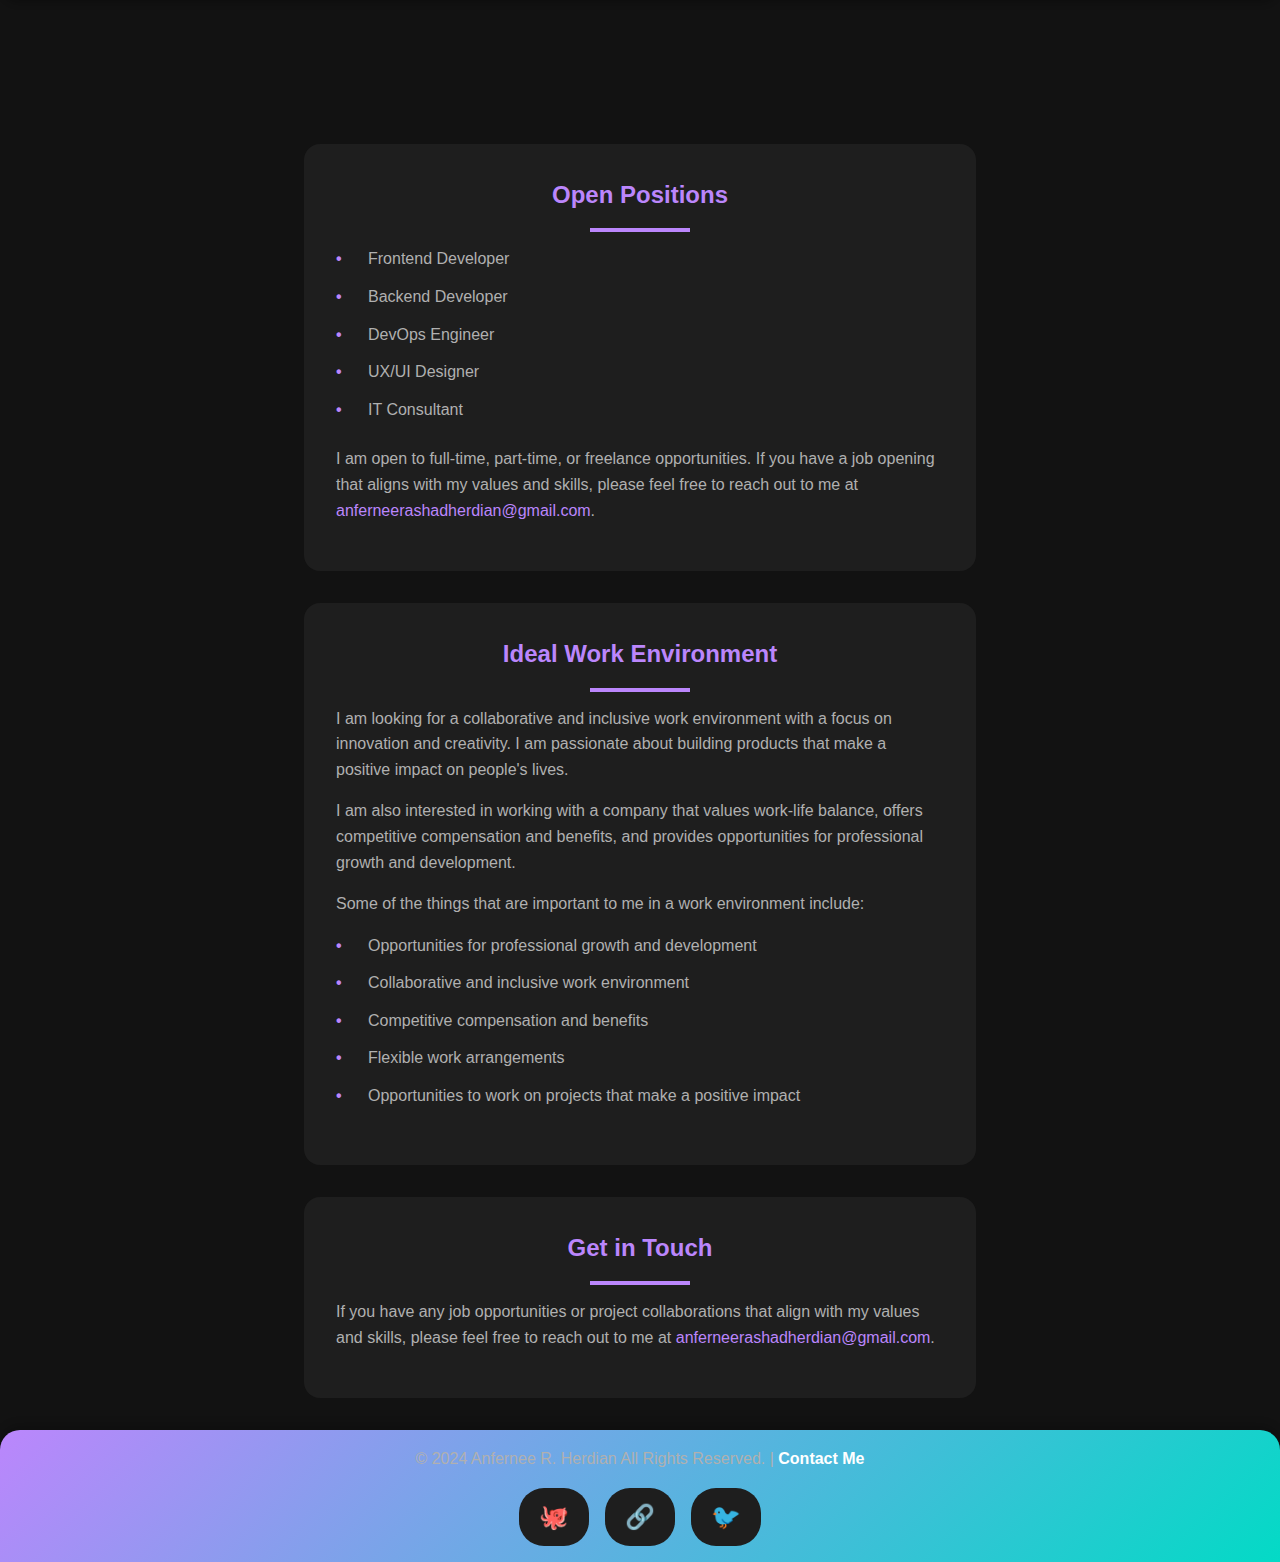
<file: careers.html>
<!DOCTYPE html>
<html lang="en">
	<head>
		<meta charset="UTF-8" />
		<meta name="viewport" content="width=device-width, initial-scale=1.0" />
		<title>Career Opportunities | Anfernee R. Herdian</title>
		<link rel="stylesheet" href="styles.css" />
	</head>
	<body>
		<header>
			<div class="hamburger-menu">
				<input type="checkbox" id="menu-toggle" class="menu-toggle" />
				<label for="menu-toggle" class="menu-icon">
					<span></span>
					<span></span>
					<span></span>
				</label>
			</div>
			<ul id="navLinks" class="nav-links">
				<li><a href="index.html#home" class="nav-link">Home</a></li>
				<li><a href="terms.html" class="nav-link">Terms</a></li>
				<li><a href="careers.html" class="nav-link">Careers</a></li>
			</ul>

			<div class="theme-toggle">
				<button aria-label="Toggle Theme" class="theme-icon">
					<span class="moon-icon">🌙</span>
					<span class="sun-icon">☀️</span>
				</button>
			</div>

			<!-- Search Bar -->
			<div class="search-container">
				<input type="text" class="search-bar" placeholder="Search..." />
				<button class="search-btn">🔍</button>
			</div>
		</header>

		<main class="grid-container">
			<section class="grid-item">
				<h2>Open Positions</h2>
				<ul>
					<li>Frontend Developer</li>
					<li>Backend Developer</li>
					<li>DevOps Engineer</li>
					<li>UX/UI Designer</li>
					<li>IT Consultant</li>
				</ul>
				<p>
					I am open to full-time, part-time, or freelance opportunities. If you
					have a job opening that aligns with my values and skills, please feel
					free to reach out to me at
					<a href="mailto:anferneerashadherdian@gmail.com">anferneerashadherdian@gmail.com</a>.
				</p>
			</section>

			<section class="grid-item">
				<h2>Ideal Work Environment</h2>
				<p>
					I am looking for a collaborative and inclusive work environment with a
					focus on innovation and creativity. I am passionate about building
					products that make a positive impact on people's lives.
				</p>
				<p>
					I am also interested in working with a company that values work-life
					balance, offers competitive compensation and benefits, and provides
					opportunities for professional growth and development.
				</p>
				<p>
					Some of the things that are important to me in a work environment
					include:
				</p>
				<ul>
					<li>Opportunities for professional growth and development</li>
					<li>Collaborative and inclusive work environment</li>
					<li>Competitive compensation and benefits</li>
					<li>Flexible work arrangements</li>
					<li>Opportunities to work on projects that make a positive impact</li>
				</ul>
			</section>

			<section class="grid-item">
				<h2>Get in Touch</h2>
				<p>
					If you have any job opportunities or project collaborations that align
					with my values and skills, please feel free to reach out to me at
					<a href="mailto:anferneerashadherdian@gmail.com">anferneerashadherdian@gmail.com</a>.
				</p>
			</section>
		</main>
		<footer>
			<p>
				© 2024 Anfernee R. Herdian All Rights Reserved. |
				<a href="#contact">Contact Me</a>
			</p>
			<div class="social-links">
				<a href="https://github.com" target="_blank" class="social-icon">🐙</a>
				<a href="https://linkedin.com" target="_blank" class="social-icon"
					>🔗</a
				>
				<a href="https://twitter.com" target="_blank" class="social-icon">🐦</a>
			</div>
		</footer>
		<script src="script.js"></script>
	</body>
</html>
</file>
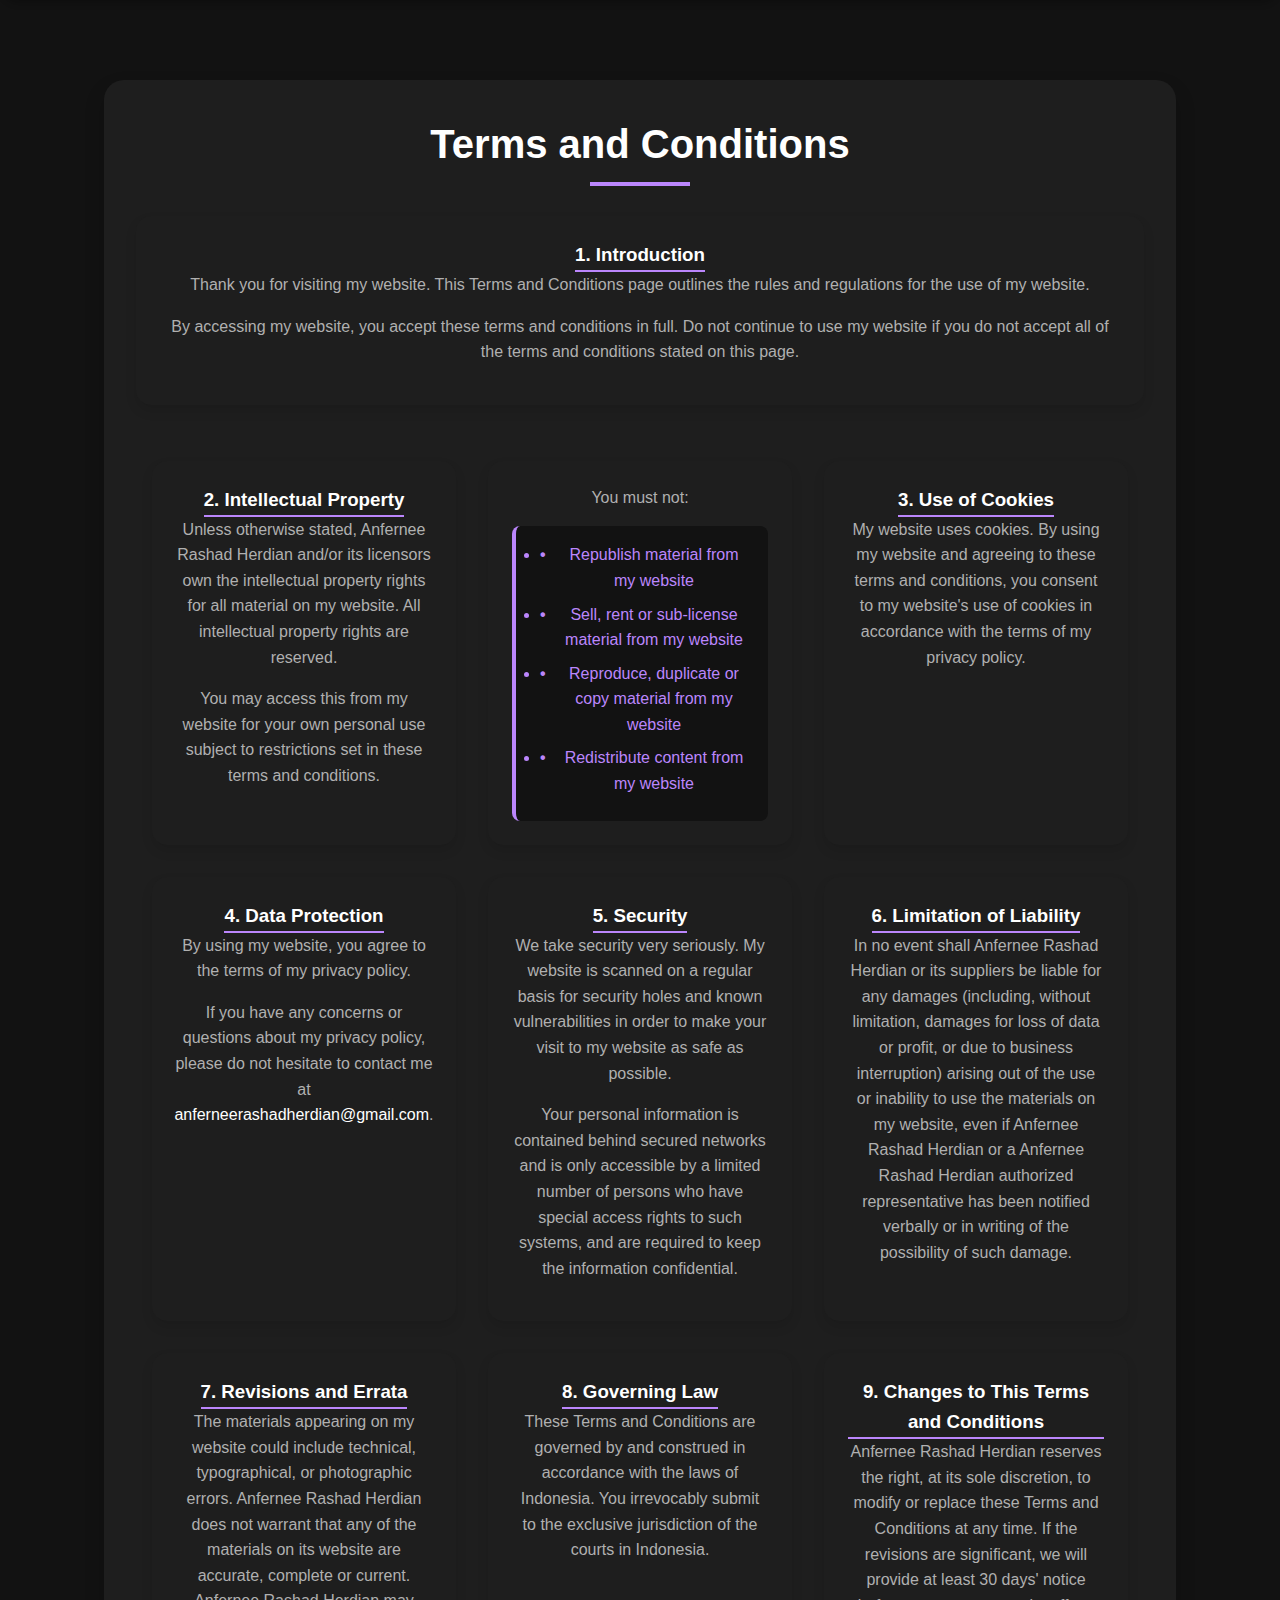
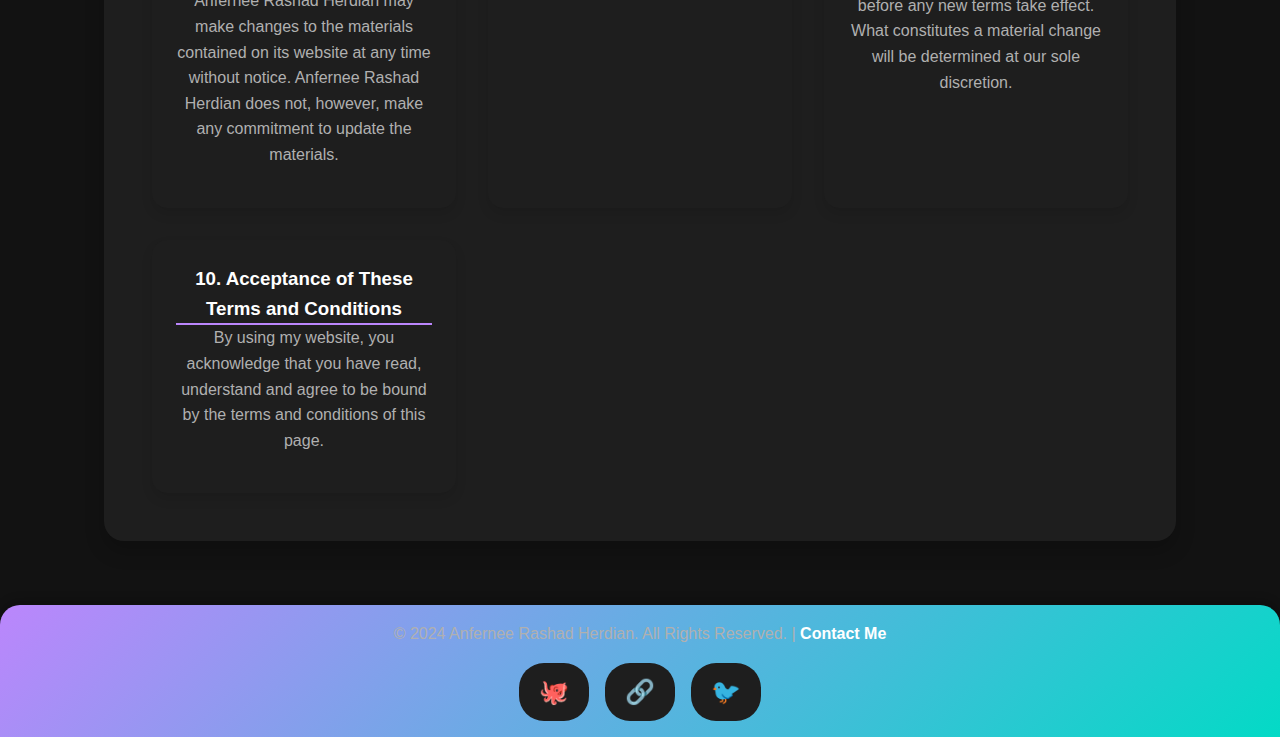
<file: terms.html>
<!DOCTYPE html>
<html lang="en">
	<head>
		<meta charset="UTF-8" />
		<meta name="viewport" content="width=device-width, initial-scale=1.0" />
		<title>My Portfolio</title>
		<link rel="stylesheet" href="styles.css" />
		<style>
			.term-card {
				background-color: var(--bg-secondary);
				border-radius: 15px;
				padding: 1.5rem;
				box-shadow: 0 6px 12px rgba(0, 0, 0, 0.1);
				transition: all 0.3s ease;
				display: flex;
				flex-direction: column;
				align-items: center;
				text-align: center;
				position: relative;
				overflow: hidden;
			}

			.term-card:hover {
				transform: translateY(-10px);
				box-shadow: 0 12px 24px rgba(0, 0, 0, 0.15);
				outline: 2px solid var(--accent-color);
			}

			.terms-grid {
				display: grid;
				grid-template-columns: repeat(auto-fit, minmax(300px, 1fr));
				gap: 2rem;
				margin-top: 2.5rem;
				padding: 1rem;
			}

			h3 {
				border-bottom: 2px solid var(--accent-color);
			}
		</style>
	</head>
	<body>
		<div id="app">
			<header>
				<div class="hamburger-menu">
					<input type="checkbox" id="menu-toggle" class="menu-toggle" />
					<label for="menu-toggle" class="menu-icon">
						<span></span>
						<span></span>
						<span></span>
					</label>
				</div>
				<ul id="navLinks" class="nav-links">
					<li><a href="index.html#home" class="nav-link">Home</a></li>
					<li><a href="terms.html" class="nav-link">Terms</a></li>
					<li><a href="careers.html" class="nav-link">Careers</a></li>
				</ul>

				<div class="theme-toggle">
					<button aria-label="Toggle Theme" class="theme-icon" id="theme-toggle">
						<span class="moon-icon">🌙</span>
						<span class="sun-icon">☀️</span>
					</button>
				</div>

				<!-- Search Bar -->
				<div class="search-container">
					<input type="text" class="search-bar" placeholder="Search..." />
					<button class="search-btn">🔍</button>
				</div>
			</header>

			<main>
				<section id="terms" class="section">
					<h2 class="highlight">Terms and Conditions</h2>
					<div class="term-card">
						<h3>1. Introduction</h3>
						<p>
							Thank you for visiting my website. This Terms and Conditions page
							outlines the rules and regulations for the use of my website.
						</p>
						<p>
							By accessing my website, you accept these terms and conditions in
							full. Do not continue to use my website if you do not accept all
							of the terms and conditions stated on this page.
						</p>
					</div>
					<div class="terms-grid">
						<div class="term-card">
							<h3>2. Intellectual Property</h3>
							<p>
								Unless otherwise stated, Anfernee Rashad Herdian and/or its licensors own the
								intellectual property rights for all material on my website. All
								intellectual property rights are reserved.
							</p>
							<p>
								You may access this from my website for your own personal use
								subject to restrictions set in these terms and conditions.
							</p>
						</div>
						<div class="term-card">
							<p>You must not:</p>
							<ul>
								<li>Republish material from my website</li>
								<li>Sell, rent or sub-license material from my website</li>
								<li>Reproduce, duplicate or copy material from my website</li>
								<li>Redistribute content from my website</li>
							</ul>
						</div>
						<div class="term-card">
							<h3>3. Use of Cookies</h3>
							<p>
								My website uses cookies. By using my website and agreeing to
								these terms and conditions, you consent to my website's use of
								cookies in accordance with the terms of my privacy policy.
							</p>
						</div>
						<div class="term-card">
							<h3>4. Data Protection</h3>
							<p>
								By using my website, you agree to the terms of my privacy
								policy.
							</p>
							<p>
								If you have any concerns or questions about my privacy policy,
								please do not hesitate to contact me at
								<a href="mailto:anferneerashadherdian@gmail.com">anferneerashadherdian@gmail.com</a>.
							</p>
						</div>
						<div class="term-card">
							<h3>5. Security</h3>
							<p>
								We take security very seriously. My website is scanned on a
								regular basis for security holes and known vulnerabilities in
								order to make your visit to my website as safe as possible.
							</p>
							<p>
								Your personal information is contained behind secured networks
								and is only accessible by a limited number of persons who have
								special access rights to such systems, and are required to keep
								the information confidential.
							</p>
						</div>
						<div class="term-card">
							<h3>6. Limitation of Liability</h3>
							<p>
								In no event shall Anfernee Rashad Herdian or its suppliers be liable for any
								damages (including, without limitation, damages for loss of data
								or profit, or due to business interruption) arising out of the
								use or inability to use the materials on my website, even if
								Anfernee Rashad Herdian or a Anfernee Rashad Herdian authorized representative has been
								notified verbally or in writing of the possibility of such
								damage.
							</p>
						</div>
						<div class="term-card">
							<h3>7. Revisions and Errata</h3>
							<p>
								The materials appearing on my website could include technical,
								typographical, or photographic errors. Anfernee Rashad Herdian does not warrant
								that any of the materials on its website are accurate, complete
								or current. Anfernee Rashad Herdian may make changes to the materials contained
								on its website at any time without notice. Anfernee Rashad Herdian does not,
								however, make any commitment to update the materials.
							</p>
						</div>
						<div class="term-card">
							<h3>8. Governing Law</h3>
							<p>
								These Terms and Conditions are governed by and construed in
								accordance with the laws of Indonesia. You
								irrevocably submit to the exclusive jurisdiction of the courts
								in Indonesia.
							</p>
						</div>
						<div class="term-card">
							<h3>9. Changes to This Terms and Conditions</h3>
							<p>
								Anfernee Rashad Herdian reserves the right, at its sole discretion, to modify
								or replace these Terms and Conditions at any time. If the
								revisions are significant, we will provide at least 30 days'
								notice before any new terms take effect. What constitutes a
								material change will be determined at our sole discretion.
							</p>
						</div>
						<div class="term-card">
							<h3>10. Acceptance of These Terms and Conditions</h3>
							<p>
								By using my website, you acknowledge that you have read,
								understand and agree to be bound by the terms and conditions of
								this page.
							</p>
						</div>
					</div>
				</section>
			</main>
			<script src="script.js"></script>

			<footer>
				<p>
					© 2024 Anfernee Rashad Herdian. All Rights Reserved. |
					<a href="#contact">Contact Me</a>
				</p>
				<div class="social-links">
					<a href="https://github.com" target="_blank" class="social-icon"
						>🐙</a
					>
					<a href="https://linkedin.com" target="_blank" class="social-icon"
						>🔗</a
					>
					<a href="https://twitter.com" target="_blank" class="social-icon"
						>🐦</a
					>
				</div>
			</footer>
		</div>

		<button id="scrollToTop" class="scroll-to-top">↑</button>
		<script src="script.js"></script>
	</body>
</html>
</file>
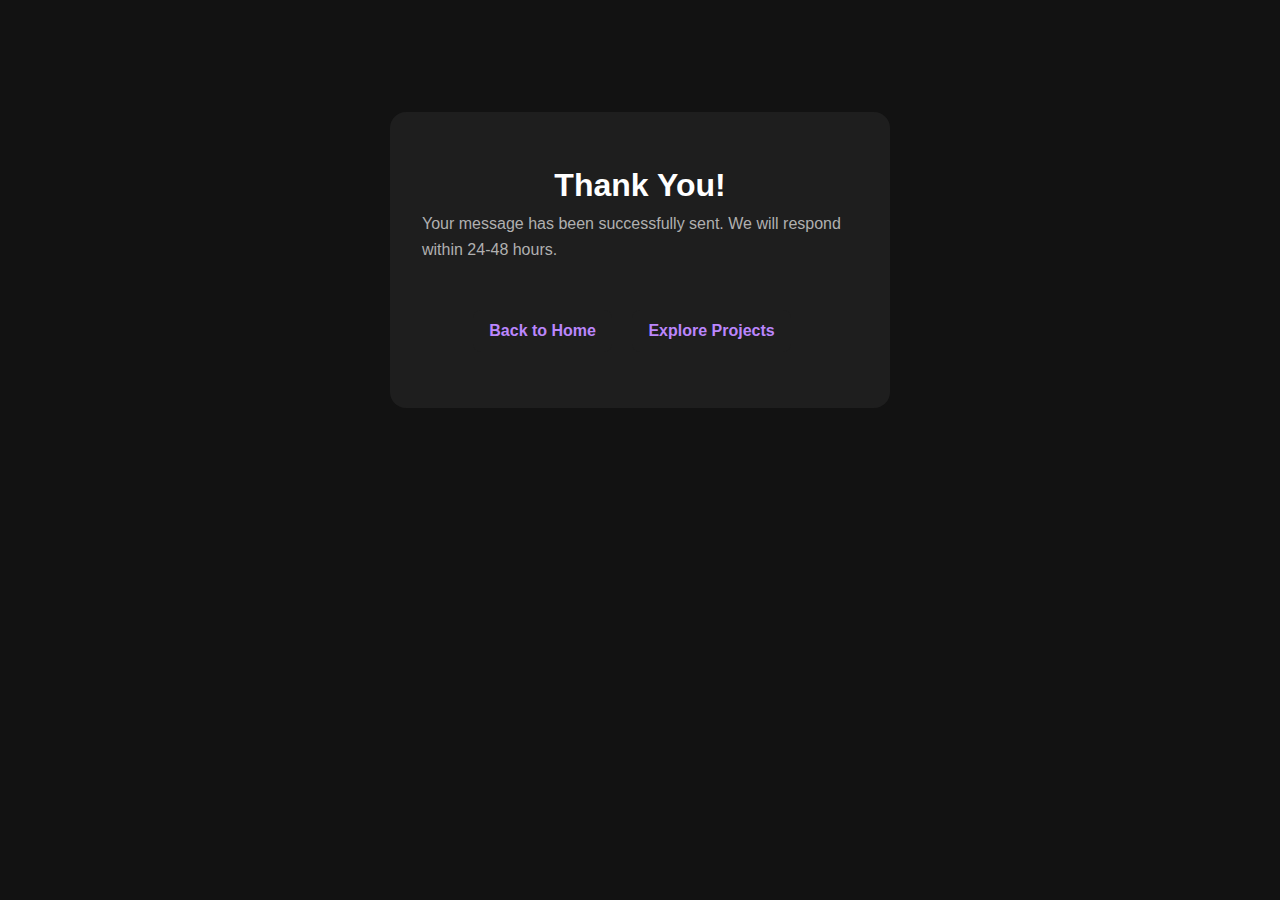
<file: thank-you.html>
<!DOCTYPE html>
<html lang="en">
	<head>
		<meta charset="UTF-8" />
		<meta name="viewport" content="width=device-width, initial-scale=1.0" />
		<title>Thank You</title>
		<link rel="stylesheet" href="styles.css" />
	</head>
	<body>
		<main>
			<section class="thank-you-section">
				<h1>Thank You!</h1>
				<p>
					Your message has been successfully sent. We will respond within 24-48
					hours.
				</p>
				<div class="thank-you-links">
					<a href="index.html" class="btn btn-primary">Back to Home</a>
					<a href="projects.html" class="btn btn-primary">Explore Projects</a>
				</div>
			</section>
		</main>
		<style>
			.thank-you-section {
				display: flex;
				flex-direction: column;
				align-items: center;
				padding: 3rem 2rem;
				background-color: var(--bg-secondary);
				border-radius: 1rem;
				margin: 2rem auto;
				max-width: 500px;
			}
			
			.thank-you-links {
				margin-top: 2rem;
			}
			
			.btn-primary {
				padding: 0.5rem 1rem;
				border-radius: 0.5rem;
				text-decoration: none;
				margin-right: 1rem;
			}
		</style>
	</body>
</html>
</file>
<file: styles.css>
/* Dark Mode Styles */
:root {
	--bg-primary: #121212;
	--bg-secondary: #1e1e1e;
	--text-primary: #ffffff;
	--text-secondary: #b0b0b0;
	--accent-color: #bb86fc;
	--accent-secondary: #03dac6;
	--shadow-color: rgba(0, 0, 0, 0.2);
	--blur: 5px;
	--opacity: 0.5;
}

/* Light Mode Styles */
body.light-mode {
	--bg-primary: #ffffff;
	--bg-secondary: #f4f4f4;
	--text-primary: #333333;
	--text-secondary: #666666;
	--accent-color: #6200ee;
	--accent-secondary: #018786;
	--shadow-color: rgba(0, 0, 0, 0.1);
	--blur: 2px;
	--opacity: 0.8;
}
/* Main Styles */
h2 {
	text-align: center;
	margin-bottom: 2.5rem;
	font-size: 2.5rem;
	color: var(--text-primary);
	position: relative;
}

h2::after {
	content: "";
	position: absolute;
	bottom: -10px;
	left: 50%;
	transform: translateX(-50%);
	width: 100px;
	height: 4px;
	background-color: var(--accent-color);
}

* {
	box-sizing: border-box;
	margin: 0;
	padding: 0;
	transition: all 0.4s cubic-bezier(0.25, 0.46, 0.45, 0.94);
	scroll-behavior: smooth;
}

body {
	font-family: "Arial", sans-serif;
	background-color: var(--bg-primary);
	color: var(--text-primary);
	line-height: 1.6;
	overflow-x: hidden;
	position: relative;
}

header {
	position: fixed;
	top: 0;
	left: 0;
	width: 100%;
	z-index: 1000;
	background-color: var(--bg-secondary);
	box-shadow: 0 4px 6px var(--shadow-color);
	transform: translateY(-100%);
	animation: slideDown 0.5s forwards;
	display: flex;
	justify-content: space-between;
	align-items: center;
	padding: 1rem 5%;
	border-bottom-left-radius: 20px;
	border-bottom-right-radius: 20px;
	backdrop-filter: blur(10px);
	background-color: rgba(30, 30, 30, 0.8);
	transition: border-radius 0.3s ease, box-shadow 0.3s ease;
}

.menu-toggle:checked ~ header,
.nav-links.mobile-active {
	border-bottom-left-radius: 0;
	border-bottom-right-radius: 0;
	box-shadow: none;
}
.hamburger-menu {
	display: none;
}

.menu-toggle:checked ~ .nav-links {
	left: 0;
}

.menu-toggle:checked ~ .menu-icon span:nth-child(1) {
	transform: translateY(-50%) rotate(45deg);
}

.menu-toggle:checked ~ .menu-icon span:nth-child(2) {
	opacity: 0;
}

.menu-toggle:checked ~ .menu-icon span:nth-child(3) {
	transform: translateY(50%) rotate(-45deg);
}

@media (max-width: 768px) {
	.testimonials-grid,
	.services-list {
		gap: 1.5rem;
		padding: 0.5rem;
	}

	.contact-grid,
	.grid-container,
	.projects-grid {
		grid-template-columns: 1fr;
	}

	.contact-grid form,
	.contact-grid .contact-details {
		grid-column: span 1;
	}

	.contact-container {
		flex-direction: column;
		transform: none;
	}

	#contact:hover .contact-container {
		transform: none;
	}

	.hero-content h1 {
		font-size: 2.5rem;
	}

	.grid-item {
		padding: 1.5rem;
	}

	.profile-grid {
		grid-template-columns: repeat(2, 1fr);
	}

	header {
		flex-direction: column;
		padding: 1rem 2%;
	}

	.main-navigation ul {
		flex-direction: column;
		align-items: center;
		gap: 1rem;
		margin-top: 1rem;
	}

	.hamburger-menu {
		display: block;
		position: absolute;
		right: 20px;
		top: 50%;
		transform: translateY(-50%);
		z-index: 1001;
	}

	.menu-toggle {
		display: none;
	}

	.menu-icon {
		display: block;
		width: 30px;
		height: 20px;
		position: relative;
		cursor: pointer;
	}

	.menu-icon span {
		display: block;
		width: 100%;
		height: 3px;
		background-color: var(--text-primary);
		position: absolute;
		transition: all 0.3s ease;
	}

	.menu-icon span:nth-child(1) {
		top: 0;
	}

	.menu-icon span:nth-child(2) {
		top: 50%;
		transform: translateY(-50%);
	}

	.menu-icon span:nth-child(3) {
		bottom: 0;
	}

	.nav-links {
		position: fixed;
		top: 100%;
		left: 0;
		width: 100%;
		flex-direction: column;
		justify-content: center;
		align-items: center;
		transition: top 0.3s ease;
		z-index: 1000;
		gap: 2rem;
		background-color: transparent;
	}

	.nav-links.mobile-active {
		z-index: -1;
		position: fixed;
		left: 0;
		background-color: var(--bg-secondary);
		box-shadow: 0 4px 6px var(--shadow-color);
		transform: translateY(-100vh);
		animation: slideDown 0.5s forwards;
		display: flex;
		justify-content: space-between;
		align-items: center;
		padding: 1rem 5%;
		border-bottom-left-radius: 20px;
		border-bottom-right-radius: 20px;
		backdrop-filter: blur(10px);
	}

	.nav-links li {
		opacity: 0;
		transform: translateY(20px);
		transition: opacity 0.3s ease, transform 0.3s ease;
	}

	.nav-links.mobile-active li {
		opacity: 1;
		transform: translateY(0);
	}

	.nav-links.mobile-active li:nth-child(1) {
		transition-delay: 0.1s;
	}
	.nav-links.mobile-active li:nth-child(2) {
		transition-delay: 0.2s;
	}
	.nav-links.mobile-active li:nth-child(3) {
		transition-delay: 0.3s;
	}
	.nav-links.mobile-active li:nth-child(4) {
		transition-delay: 0.4s;
	}

	.menu-toggle:checked + .menu-icon span:nth-child(1) {
		top: 50%;
		transform: translateY(-50%) rotate(45deg);
	}

	.menu-toggle:checked + .menu-icon span:nth-child(2) {
		opacity: 0;
	}

	.menu-toggle:checked + .menu-icon span:nth-child(3) {
		bottom: 50%;
		transform: translateY(50%) rotate(-45deg);
	}

	.menu-toggle:checked ~ header {
		border-bottom-left-radius: 0 !important;
		border-bottom-right-radius: 0 !important;
		box-shadow: none !important;
	}
}
body.light-mode header {
	background-color: rgba(244, 244, 244, 0.9);
}

.logo-text {
	font-size: 1.5rem;
	font-weight: bold;
	color: var(--accent-color);
	text-decoration: none;
	transition: transform 0.3s ease;
}

.logo-text:hover {
	transform: scale(1.05);
}

.main-navigation ul {
	display: flex;
	list-style-type: none;
	gap: 1.5rem;
}

.nav-links {
	list-style-type: none;
	display: flex;
	gap: 20px;
}

.nav-links li {
	display: inline;
}

.nav-link {
	text-decoration: none;
	color: var(--text-secondary);
	font-weight: 500;
	position: relative;
	transition: color 0.3s ease;
}

.nav-link::after {
	content: "";
	position: absolute;
	width: 0;
	height: 2px;
	bottom: -5px;
	left: 0;
	background-color: var(--accent-color);
	transition: width 0.3s ease;
}

.nav-link:hover {
	color: var(--accent-color);
}

.nav-link:hover::after {
	width: 100%;
}

.theme-toggle {
	display: flex;
	align-items: center;
}

.theme-icon {
	background: none;
	border: none;
	font-size: 1.5rem;
	cursor: pointer;
	transition: transform 0.3s ease;
	margin-bottom: 0.5rem;
}

.theme-icon:hover {
	transform: rotate(180deg) scale(1.2);
}

.sun-icon,
.moon-icon {
	display: none;
}

/* Search Bar Styles */
.search-container {
	display: flex;
	align-items: center;
}

.search-bar {
	padding: 8px 16px;
	border-radius: 20px;
	border: 2px solid #ccc;
	font-size: 16px;
	transition: width 0.3s ease, border-color 0.3s ease;
	background-color: var(--bg-secondary);
}

.search-bar:focus {
	outline: 2px solid var(--accent-color);
}

.search-btn {
	background-color: var(--bg-primary);
	color: white;
	border: none;
	padding: 8px 16px;
	border-radius: 20px;
	cursor: pointer;
	margin-left: 10px;
	transition: background-color 0.3s;
}

.search-btn:hover {
	background-color: var(--accent-color);
}

body.light-mode .sun-icon {
	display: inline;
}

body.dark-mode .moon-icon {
	display: inline;
}

@keyframes slideDown {
	to {
		transform: translateY(0);
	}
}
/* Accessibility */
#scroll-progress {
	position: fixed;
	top: 0;
	left: 0;
	height: 4px;
	width: 0;
	background-color: var(--accent-color);
	z-index: 1000;
	transition: width 0.2s ease;
}

.scroll-to-top {
	position: fixed;
	bottom: 20px;
	right: 20px;
	background-color: var(--accent-color);
	color: white;
	border: none;
	border-radius: 50%;
	width: 50px;
	height: 50px;
	font-size: 24px;
	display: none; /* Hidden by default */
	cursor: pointer;
	box-shadow: 0 4px 8px var(--shadow-color);
	transition: background-color 0.3s, transform 0.3s;
}

.scroll-to-top:hover {
	transform: scale(1.1);
}

.toc {
	position: fixed;
	top: 50%;
	left: 10px;
	transform: translateY(-50%);
	background-color: var(--bg-secondary);
	border-radius: 8px;
	padding: 10px;
	box-shadow: 0 4px 6px var(--shadow-color);
	z-index: 1000;
	opacity: 0.9;
	max-width: 200px;
	width: 80%;
}

@media (max-width: 600px) {
	.toc {
		left: 5px;
		padding: 8px;
	}
}

.toc ul {
	list-style: none;
	padding: 0;
	margin: 0;
	display: flex;
	flex-direction: column;
	gap: 10px;
}

.toc-link {
	text-decoration: none;
	color: var(--text-secondary);
	font-size: 0.9rem;
	padding: 8px;
	border-radius: 4px;
	transition: all 0.3s ease;
}

.toc-link:hover,
.toc-link.active {
	background-color: var(--accent-color);
	color: var(--bg-primary);
}

/* Home Section */
#home {
	min-height: 100vh;
	display: flex;
	align-items: center;
	justify-content: center;
	text-align: center;
	background: none;
	backdrop-filter: blur(5px);
	border-radius: 20px;
	box-shadow: none;
}

.logo {
	color: var(--text-secondary);
}

/* Section Styles */
main {
	max-width: 1200px;
	margin: 0 auto;
	padding: 6rem 5% 2rem;
}

.section {
	background-color: var(--bg-secondary);
	border-radius: 20px;
	padding: 2rem;
	margin-bottom: 2rem;
	box-shadow: 0 10px 20px var(--shadow-color);
	opacity: 0;
	transform: scale(0.9);
	transition: all 0.6s cubic-bezier(0.165, 0.84, 0.44, 1);
}

.section.active {
	opacity: 1;
	transform: scale(1);
}

.section:hover {
	box-shadow: var(--shadow-medium);
	transform: translateY(-5px);
}

.section ul {
	background-color: var(--bg-primary);
	padding: 1rem 1.5rem;
	border-radius: 8px;
	border-left: 4px solid var(--accent-color);
}

.section ul li {
	margin-bottom: 0.5rem;
	color: var(--accent-color);
	position: relative;
	padding-left: 1.5rem;
}

.section ul li::before {
	content: "•";
	color: var(--accent-color);
	position: absolute;
	left: 0;
	font-weight: bold;
}

.section a {
	color: var(--text-primary);
	text-decoration: none;
	transition: color 0.3s ease;
}

.section a:hover {
	text-decoration: underline;
	color: darken(var(--accent-color), 10%);
}

.hero-content {
	position: relative;
	animation: smoothFadeInUp 1s cubic-bezier(0.165, 0.84, 0.44, 1) forwards;
	animation-delay: 0.2s;
	opacity: 0;
	color: #ffffff;
}

.hero-image {
	position: absolute;
	top: 0;
	left: 0;
	z-index: -1;
	width: 100%;
	height: 100%;
	object-fit: cover;
	border-radius: 20px;
	filter: blur(var(--blur));
	opacity: var(--opacity);
}

.hero-content h1 {
	font-size: 4rem;
	margin-bottom: 1rem;
	text-shadow: 2px 2px 4px var(--shadow-color);
}

.profile-grid {
	display: grid;
	grid-template-columns: repeat(3, 1fr);
	gap: 1rem;
	margin-top: 1.5rem;
}

@media (max-width: 480px) {
	.profile-grid {
		grid-template-columns: 1fr;
	}
}

.profile-icon {
	display: flex;
	flex-direction: column;
	align-items: center;
	justify-content: center;
	background-color: var(--bg-secondary);
	padding: 0.5rem;
	border-radius: 10px;
	box-shadow: 0 4px 8px rgba(0, 0, 0, 0.1);
	text-decoration: none;
	color: var(--text-primary);
	transition: all 0.3s ease;
	text-align: center;
	width: 150px;
	height: 141px;
}

@media (max-width: 480px) {
	.profile-icon {
		width: 120px;
		height: 120px;
	}
}

.profile-icon img {
	width: 64px;
	height: 64px;
	margin-bottom: 1rem;
	transition: transform 0.3s ease;
}

.profile-icon:hover img {
	transform: scale(1.1);
}

.profile-icon span {
	color: var(--text-primary);
	text-transform: capitalize;
	letter-spacing: 1px;
	font-size: 0.9rem;
}

.profile-icon:hover {
	transform: translateY(-8px);
	box-shadow: 0 8px 16px rgba(0, 0, 0, 0.15);
	outline: 1px solid var(--accent-color);
}

.social-links {
	display: grid;
	grid-template-columns: repeat(3, 1fr);
	gap: 10px;
	border-radius: 10px;
}

.social-icon {
	border-radius: 10px;
	padding: 10px 20px;
	border-radius: 5px;
	color: var(--accent-color);
	background-color: var(--bg-secondary);
}

.job-title {
	font-family: Arial, sans-serif;
	font-size: 18px;
	color: #ffffff;
}

@keyframes fadeInUp {
	from {
		opacity: 0;
		transform: translateY(20px);
	}
	to {
		opacity: 1;
		transform: translateY(0);
	}
}

.about-content {
	display: flex;
	flex-wrap: wrap;
	align-items: center;
	justify-content: center;
	padding: 20px;
	border-radius: 10px;
	max-width: 850px;
	margin: 0 10px;
}

.profile-image {
	flex: 0 1 150px;
	max-width: 200px;
	text-align: center;
	margin-bottom: 20px;
}

.profile-image img {
	height: 100%;
	width: auto;
	border-radius: 15px;
	border: 4px solid #2c3e50;
	box-shadow: 0 4px 8px rgba(0, 0, 0, 0.2);
	transition: transform 0.3s ease;
	max-width: 200px;
	object-fit: cover;
}
.profile-image img:hover {
	transform: scale(1.1);
}
.about-text {
	flex: 2 1 300px;
	padding: 0 20px;
	text-align: left;
}

.about-text p {
	font-size: 1rem;
	margin-bottom: 15px;
}

.skills-grid {
	display: grid;
	grid-template-columns: repeat(auto-fit, minmax(120px, 1fr));
	gap: 1.5rem;
	margin-top: 2rem;
	padding: 1rem;
}

.skill {
	display: flex;
	flex-direction: column;
	align-items: center;
	justify-content: center;
	background-color: var(--bg-secondary);
	padding: 1.5rem;
	border-radius: 15px;
	box-shadow: 0 6px 12px rgba(0, 0, 0, 0.1);
	text-decoration: none;
	color: var(--text-primary);
	transition: all 0.3s ease;
	text-align: center;
}

.skill:hover {
	transform: translateY(-10px);
	box-shadow: 0 12px 24px rgba(0, 0, 0, 0.15);
	outline: 2px solid var(--accent-color);
}

.skill img {
	width: 64px;
	height: 64px;
	margin-bottom: 1rem;
	transition: transform 0.3s ease;
}

.skill:hover img {
	transform: scale(1.1);
}

.skill span {
	font-weight: bold;
	color: var(--accent-color);
	text-transform: uppercase;
	letter-spacing: 1px;
	font-size: 0.9rem;
}

/* Project Cards with Enhanced Hover */
#projects {
	padding: 4rem 0;
}

.projects-grid {
	display: grid;
	grid-template-columns: repeat(auto-fit, minmax(300px, 1fr));
	gap: 2rem;
	padding: 0 1rem;
}

.project-card {
	background-color: var(--bg-secondary);
	border-radius: 20px;
	overflow: hidden;
	box-shadow: var(--card-shadow);
	transition: transform var(--transition-speed),
		box-shadow var(--transition-speed);
	display: flex;
	flex-direction: column;
}

.project-card:hover {
	transform: translateY(-10px);
	box-shadow: 0 15px 35px rgba(0, 0, 0, 0.15);
	outline: 1px solid var(--accent-color);
}

.project-image {
	width: 100%;
	height: 250px;
	object-fit: cover;
	transition: transform var(--transition-speed), filter var(--transition-speed);
	filter: grayscale(30%) brightness(0.8);
}

.project-card:hover .project-image {
	transform: scale(1.05);
	filter: grayscale(0%) brightness(1);
}

.project-card h3 {
	padding: 1rem 1.5rem 0.5rem;
	margin: 0;
	font-size: 1.3rem;
	color: var(--text-primary);
}

.project-card p {
	padding: 0 1.5rem;
	margin-bottom: 1rem;
	color: var(--text-secondary);
	flex-grow: 1;
}

.project-links {
	margin-left: 10px;
}

.btn-code {
	background-color: var(--bg-primary);
	color: var(--accent-color);
	border: 2px solid var(--accent-color);
}

.btn-demo {
	background-color: var(--accent-color);
	color: var(--bg-primary);
}

.btn {
	display: inline-block;
	text-decoration: none;
	padding: 10px 20px;
	border-radius: 5px;
	font-size: 1rem;
	font-weight: bold;
	transition: background-color 0.3s, color 0.3s;
	color: var(--accent-color);
	background-color: var(--bg-secondary);
	position: relative;
	overflow: hidden;
}

.btn,
.social-icon {
	display: inline-block;
	border-radius: 25px;
	transition: all 0.3s ease;
	position: relative;
	overflow: hidden;
}

.btn::before,
.social-icon::before {
	content: "";
	position: absolute;
	top: 0;
	left: -100%;
	width: 100%;
	height: 100%;
	background: linear-gradient(
		120deg,
		transparent,
		rgba(255, 255, 255, 0.2),
		transparent
	);
	transition: all 0.5s cubic-bezier(0.68, -0.55, 0.265, 1.55);
}

.btn:hover::before,
.social-icon:hover::before {
	left: 100%;
}

.testimonials-grid {
	display: grid;
	grid-template-columns: repeat(auto-fit, minmax(200px, 1fr));
	gap: 2rem;
	margin-top: 2.5rem;
	padding: 1rem;
}

.testimonial-card {
	background-color: var(--bg-secondary);
	border-radius: 15px;
	padding: 1.5rem;
	box-shadow: 0 6px 12px rgba(0, 0, 0, 0.1);
	transition: all 0.3s ease;
	display: flex;
	flex-direction: column;
	align-items: center;
	text-align: center;
	position: relative;
	overflow: hidden;
}

.testimonial-card::before {
	content: '"';
	position: absolute;
	top: -20px;
	left: 10px;
	font-size: 5rem;
	color: var(--accent-color);
	opacity: 0.1;
	z-index: 0;
}

.testimonial-card:hover {
	transform: translateY(-10px);
	box-shadow: 0 12px 24px rgba(0, 0, 0, 0.15);
	outline: 2px solid var(--accent-color);
}

.testimonial-photo {
	width: 120px;
	height: 120px;
	border-radius: 50%;
	object-fit: cover;
	border: 4px solid var(--accent-color);
	margin-bottom: 1rem;
	position: relative;
	z-index: 1;

	/* Ensure responsiveness for smaller screens */
	@media (max-width: 480px) {
		width: 90px;
		height: 90px;
	}
}

.testimonial-project {
	font-weight: bold;
	margin-bottom: 0.75rem;
	color: var(--accent-color);
	text-transform: uppercase;
	letter-spacing: 1px;
}

.testimonial-rating {
	font-size: 1.5rem;
	color: #ffc107;
	margin-top: auto;
	padding-top: 1rem;
}

.services-list {
	display: grid;
	grid-template-columns: repeat(auto-fit, minmax(280px, 1fr));
	gap: 2rem;
	margin-top: 2.5rem;
	padding: 1rem;
}

.service-item {
	background-color: var(--bg-secondary);
	padding: 1.5rem;
	border-radius: 15px;
	box-shadow: 0 1px 3px rgba(0, 0, 0, 0.1), 0 2px 6px rgba(0, 0, 0, 0.15);
	text-align: center;
	transition: all 0.3s ease;
	display: flex;
	flex-direction: column;
	justify-content: space-between;
	height: 100%;
}

.service-item:hover {
	transform: translateY(-10px);
	box-shadow: 0 12px 24px rgba(0, 0, 0, 0.15);
	outline: 2px solid var(--accent-color);
}

.service-item h3 {
	color: var(--accent-color);
	margin-bottom: 1rem;
	font-size: 1.25rem;
}

/* Responsive typography */
@media (max-width: 480px) {
	.service-item h3 {
		font-size: 1rem;
	}
}

.service-item p {
	margin-bottom: 0.5rem;
}

.service-item p:last-child {
	font-weight: bold;
	color: var(--accent-color);
	margin-top: auto;
}

/* Reduce padding and spacing for smaller devices */
@media (max-width: 480px) {
	.service-item {
		padding: 1rem;
	}
}

.contact-quote {
	margin-top: 2.5rem;
	text-align: center;
}

.btn-quote {
	margin-top: 1.5rem;
	background-color: var(--accent-color);
	color: var(--text-primary);
	font-weight: bold;
	border: none;
	padding: 1rem 2rem;
	border-radius: 10px;
	cursor: pointer;
	transition: transform 0.3s ease, background-color 0.3s ease;
}

.btn-quote:hover {
	transform: scale(1.05);
}

/* Contact Form */
#contact {
	display: flex;
	flex-direction: column;
	perspective: 1000px;
}

.form-container {
	background-color: var(--bg-secondary);
	padding: 1.5rem;
	border-radius: 15px;
	box-shadow: 0 1px 3px rgba(0, 0, 0, 0.1), 0 2px 6px rgba(0, 0, 0, 0.15);
	text-align: center;
	transition: all 0.3s ease;
	display: flex;
	flex-direction: column;
	justify-content: space-between;
	height: 100%;
}

.form-container:hover,
.contact-details:hover {
	transform: translateY(-10px);
	box-shadow: 0 12px 24px rgba(0, 0, 0, 0.15);
	outline: 2px solid var(--accent-color);
}

.contact-grid {
	display: grid;
	grid-template-columns: 1fr 1fr;
	gap: 2rem;
	align-items: start;
	margin-top: 2rem;
}

@media (min-width: 769px) {
	.contact-grid {
		grid-template-columns: 1fr 1fr;
	}

	.contact-grid form {
		grid-column: 1 / 2;
	}

	.contact-grid .contact-details {
		grid-column: 2 / 3;
	}
}

.contact-grid form,
.contact-grid .contact-details {
	background-color: var(--bg-secondary);
	padding: 2rem;
	border-radius: 15px;
	box-shadow: 0 10px 20px var(--shadow-color);
}

.contact-method {
	display: flex;
	align-items: center;
	margin-top: 1rem;
	font-size: 1rem;
}

.contact-method .icon {
	margin-right: 0.75rem;
	font-size: 1.5rem;
}

.contact-method span {
	color: var(--text-secondary);
}

.contact-grid .btn-submit {
	margin-top: 1.5rem;
	background-color: var(--accent-color);
	color: var(--text-primary);
	font-weight: bold;
	border: none;
	padding: 1rem 2rem;
	border-radius: 10px;
	cursor: pointer;
	transition: transform 0.3s ease, background-color 0.3s ease;
}

.contact-grid .btn-submit:hover {
	transform: scale(1.05);
}

.contact-container {
	display: flex;
	width: 100%;
	max-width: 1000px;
	gap: 2rem;
	background-color: var(--bg-secondary);
	border-radius: 20px;
	padding: 3rem;
	box-shadow: 0 15px 25px var(--shadow-color);
	transform: rotateX(10deg);
	transition: all 0.6s cubic-bezier(0.165, 0.84, 0.44, 1);
	overflow: hidden;
}

#contact:hover .contact-container {
	transform: rotateX(0);
	box-shadow: 0 20px 35px var(--shadow-color);
}

.contact-form,
.contact-info {
	flex: 1 2 600px;
	padding: 2rem;
	background-color: var(--bg-primary);
	border-radius: 15px;
	transition: all 0.4s ease;
	animation: smoothFadeInUp 0.5s ease-in-out forwards;
}

.contact-form {
	display: flex;
	flex-direction: column;
}

.contact-form:hover {
	transform: translateY(-10px);
	box-shadow: 0 12px 24px rgba(0, 0, 0, 0.15);
	outline: 2px solid var(--accent-color);
}

@keyframes smoothFadeInUp {
	0% {
		opacity: 0;
		transform: translateY(20px);
	}
	100% {
		opacity: 1;
		transform: translateY(0);
	}
}

.form-group {
	margin-bottom: 1.5rem;
}

.form-group label {
	display: block;
	margin-bottom: 0.5rem;
	color: var(--text-secondary);
	font-size: 1.1rem;
}

.form-group input,
.form-group textarea {
	width: 100%;
	padding: 1.5rem;
	border: 1px solid var(--text-secondary);
	border-radius: 10px;
	background-color: var(--bg-secondary);
	color: var(--text-primary);
	transition: all 0.3s ease;
	font-size: 1.1rem;
}

.form-group input:focus,
.form-group textarea:focus {
	outline: none;
	border-color: var(--accent-color);
	box-shadow: 0 0 0 3px rgba(187, 134, 252, 0.2);
}

.btn-submit {
	align-self: flex-start;
	margin-top: 1rem;
	background-color: var(--accent-color);
	color: var(--bg-primary);
	border: none;
	transition: all 0.4s ease;
}

.btn-submit:hover {
	transform: scale(1.05);
}

.contact-info {
	display: flex;
	flex-direction: column;
	justify-content: center;
	text-align: center;
}

.contact-details h3 {
	color: var(--accent-color);
	margin-bottom: 1rem;
}

.contact-methods {
	margin-top: 1.5rem;
}

.contact-method {
	display: flex;
	align-items: center;
	justify-content: center;
	margin-bottom: 1rem;
	color: var(--text-secondary);
}

.contact-method .icon {
	margin-right: 0.75rem;
	font-size: 1.25rem;
}

footer {
	background: linear-gradient(135deg, #bb86fc, #03dac6);
	color: white;
	text-align: center;
	padding: 1.5rem;
	border-top-left-radius: 20px;
	border-top-right-radius: 20px;
	box-shadow: 0 -5px 10px var(--shadow-color);
	font-size: 1rem;
	position: relative;
	bottom: 0;
}

footer p {
	margin: 0;
}

footer a {
	color: white;
	text-decoration: none;
	font-weight: bold;
	transition: color 0.3s ease;
}

footer a:hover {
	color: var(--accent-secondary);
}

footer .social-links {
	margin-top: 1rem;
	display: flex;
	justify-content: center;
	gap: 1rem;
}

footer .social-icon {
	font-size: 1.5rem;
	color: var(--text-primary);
	transition: transform 0.3s ease, color 0.3s ease;
}

footer .social-icon:hover {
	transform: scale(1.2);
	color: var(--accent-secondary);
}

/* Subtle Floating Animation */
@keyframes float {
	0%,
	100% {
		transform: translateY(0);
	}
	50% {
		transform: translateY(-10px);
	}
}

#contact .contact-container {
	animation: float 4s ease-in-out infinite;
}

@keyframes smoothFadeInUp {
	0% {
		opacity: 0;
		transform: translateY(30px);
	}
	100% {
		opacity: 1;
		transform: translateY(0);
	}
}

.section {
	opacity: 0;
	transform: translateY(20px);
	transition: opacity 0.6s ease-out, transform 0.6s ease-out;
}

.section.active {
	opacity: 1;
	transform: translateY(0);
}

.section:nth-child(2) {
	transition-delay: 0.2s;
}
.section:nth-child(3) {
	transition-delay: 0.4s;
}
.section:nth-child(4) {
	transition-delay: 0.6s;
}

.nav-link,
.skill,
.project-card,
.theme-icon {
	transition: transform 0.4s cubic-bezier(0.34, 1.56, 0.64, 1),
		box-shadow 0.4s ease, color 0.4s ease;
}

.nav-link:hover,
.skill:hover,
.project-card:hover,
.theme-icon:hover {
	transform: scale(1.05);
}

@keyframes rotateThemeIcon {
	0% {
		transform: rotate(0deg) scale(1);
	}
	50% {
		transform: rotate(180deg) scale(1.2);
	}
	100% {
		transform: rotate(360deg) scale(1);
	}
}

.theme-icon:hover {
	animation: rotateThemeIcon 0.8s ease-in-out;
}

@keyframes subtleFloat {
	0%,
	100% {
		transform: translateY(0);
	}
	50% {
		transform: translateY(-10px);
	}
}

.section {
	animation: subtleFloat 3s ease-in-out infinite;
	animation-delay: calc(var(--delay) * 0.2s);
}

@media (prefers-reduced-motion: reduce) {
	* {
		animation: none !important;
		transition: none !important;
	}
}
.thank-you-section {
	display: flex;
	flex-direction: column;
	align-items: center;
	padding: 3rem 2rem;
	background-color: var(--bg-secondary);
	border-radius: 1rem;
	margin: 2rem auto;
	max-width: 500px;
}

.thank-you-links {
	margin-top: 2rem;
}

.btn-primary {
	padding: 0.5rem 1rem;
	border-radius: 0.5rem;
	text-decoration: none;
	margin-right: 1rem;
}
main {
	padding-top: 80px;
}

.grid-container {
	display: grid;
	grid-template-columns: repeat(2, 1fr);
	grid-gap: 20px;
	margin: 0 auto;
	max-width: 800px;
	margin-top: 4rem;
}

@media (max-width: 700px) {
	.grid-container {
		grid-template-columns: 1fr;
	}
}

.grid-container {
	display: grid;
	grid-template-columns: repeat(auto-fit, minmax(350px, 1fr));
	grid-gap: 2rem;
}

.grid-item {
	background-color: var(--bg-secondary);
	border-radius: 16px;
	padding: 2rem;
	box-shadow: var(--shadow-subtle);
	transition: all 0.3s ease;
	border: 1px solid var(--border-color);
}

.grid-item:hover {
	transform: translateY(-10px);
	box-shadow: var(--shadow-medium);
}

.grid-item h2 {
	color: var(--accent-color);
	padding-bottom: 0.5rem;
	margin-bottom: 1.5rem;
	font-size: 1.5rem;
}

.grid-item ul {
	list-style-type: none;
	padding: 0;
	margin-bottom: 1.5rem;
}

.grid-item ul li {
	position: relative;
	padding-left: 2rem;
	margin-bottom: 0.75rem;
	color: var(--text-secondary);
}

.grid-item ul li::before {
	content: "•";
	position: absolute;
	left: 0;
	color: var(--accent-color);
	font-weight: bold;
}

.grid-item a {
	color: var(--accent-color);
	text-decoration: none;
	font-weight: 500;
	transition: color 0.3s ease;
}

.grid-item a:hover {
	color: var(--accent-hover);
	text-decoration: underline;
}

p {
	margin-bottom: 1rem;
	color: var(--text-secondary);
}

footer {
	background-color: var(--bg-secondary);
	text-align: center;
	padding: 1rem;
	border-top: 1px solid var(--border-color);
}

/* Print Styles */
@media print {
	body {
		background-color: white;
	}

	.grid-container {
		display: block;
	}

	.grid-item {
		break-inside: avoid;
		page-break-inside: avoid;
		margin-bottom: 1rem;
		box-shadow: none;
		border: 1px solid var(--border-color);
	}
}

/* Scroll Progress Indicator */
#scroll-progress {
	position: fixed;
	top: 0;
	left: 0;
	height: 4px;
	width: 0;
	background-color: var(--accent-color);
	z-index: 1000;
	transition: width 0.2s ease;
}
</file>
